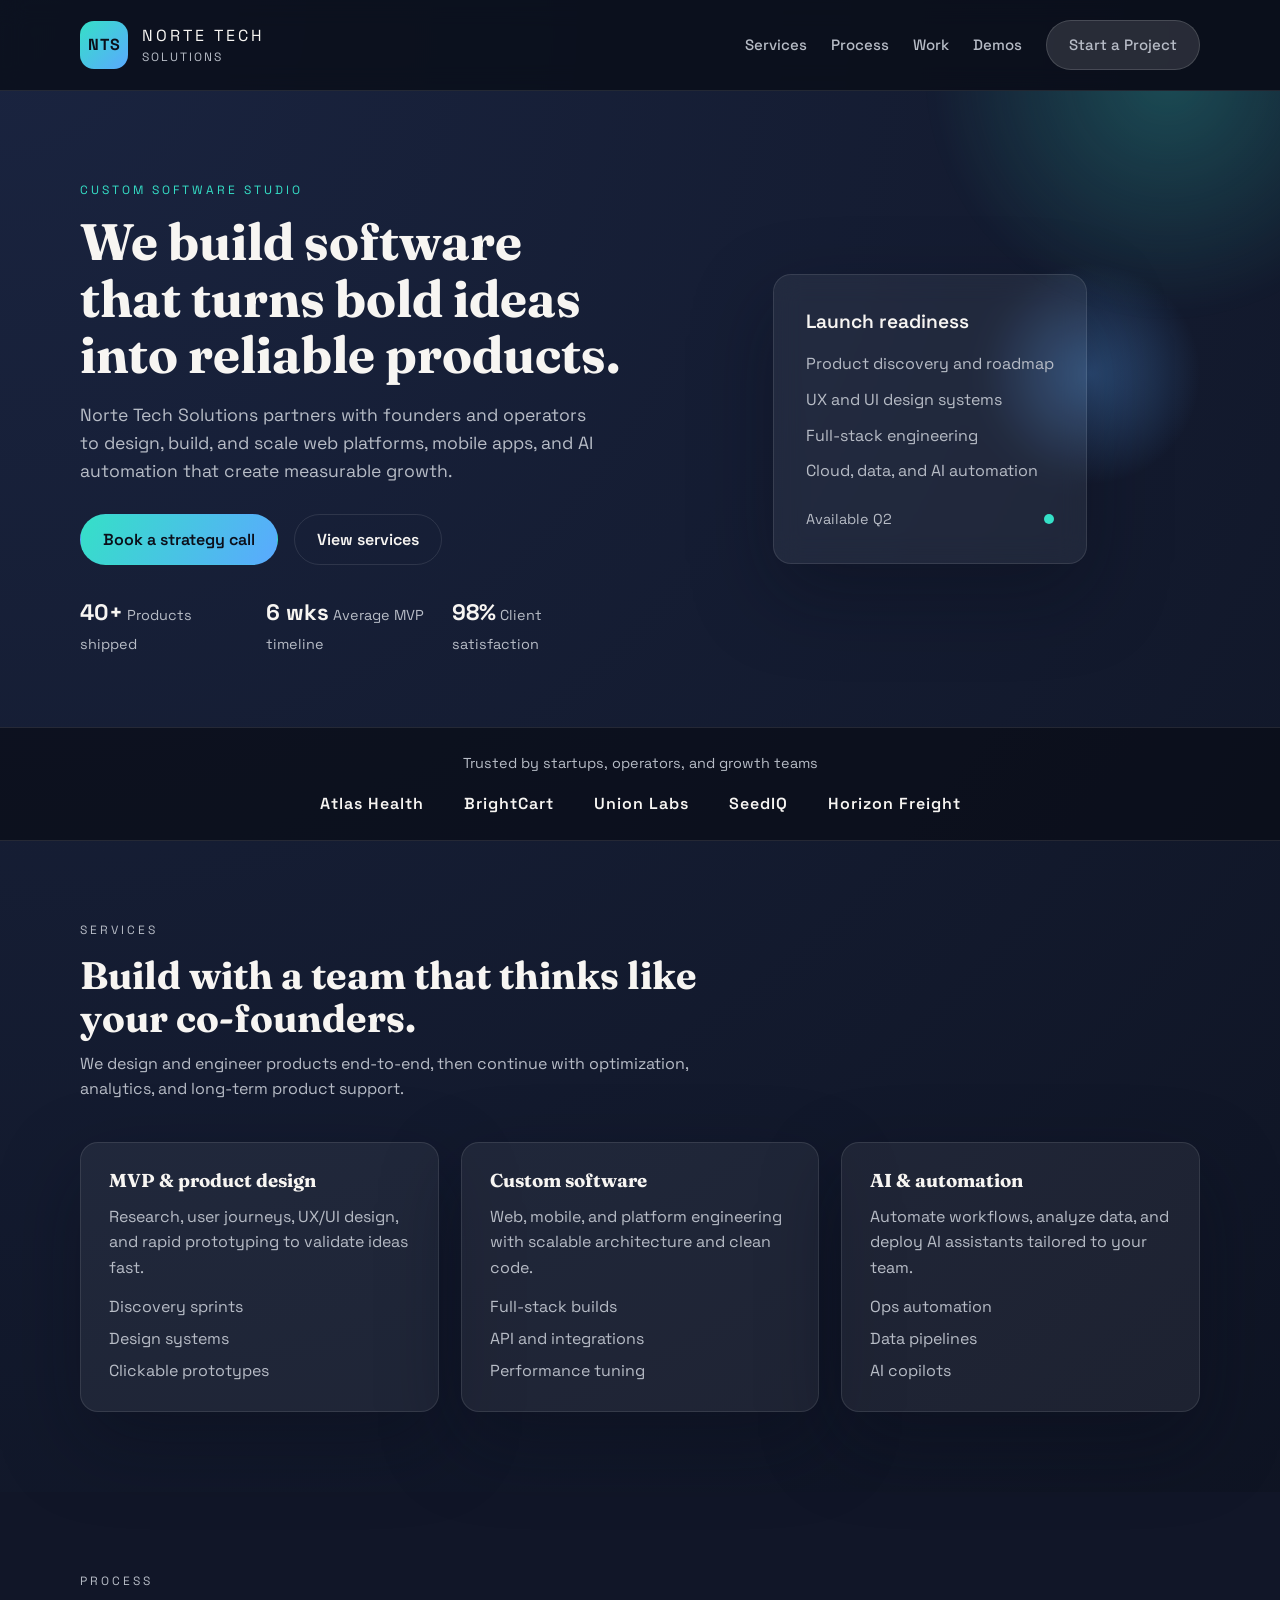
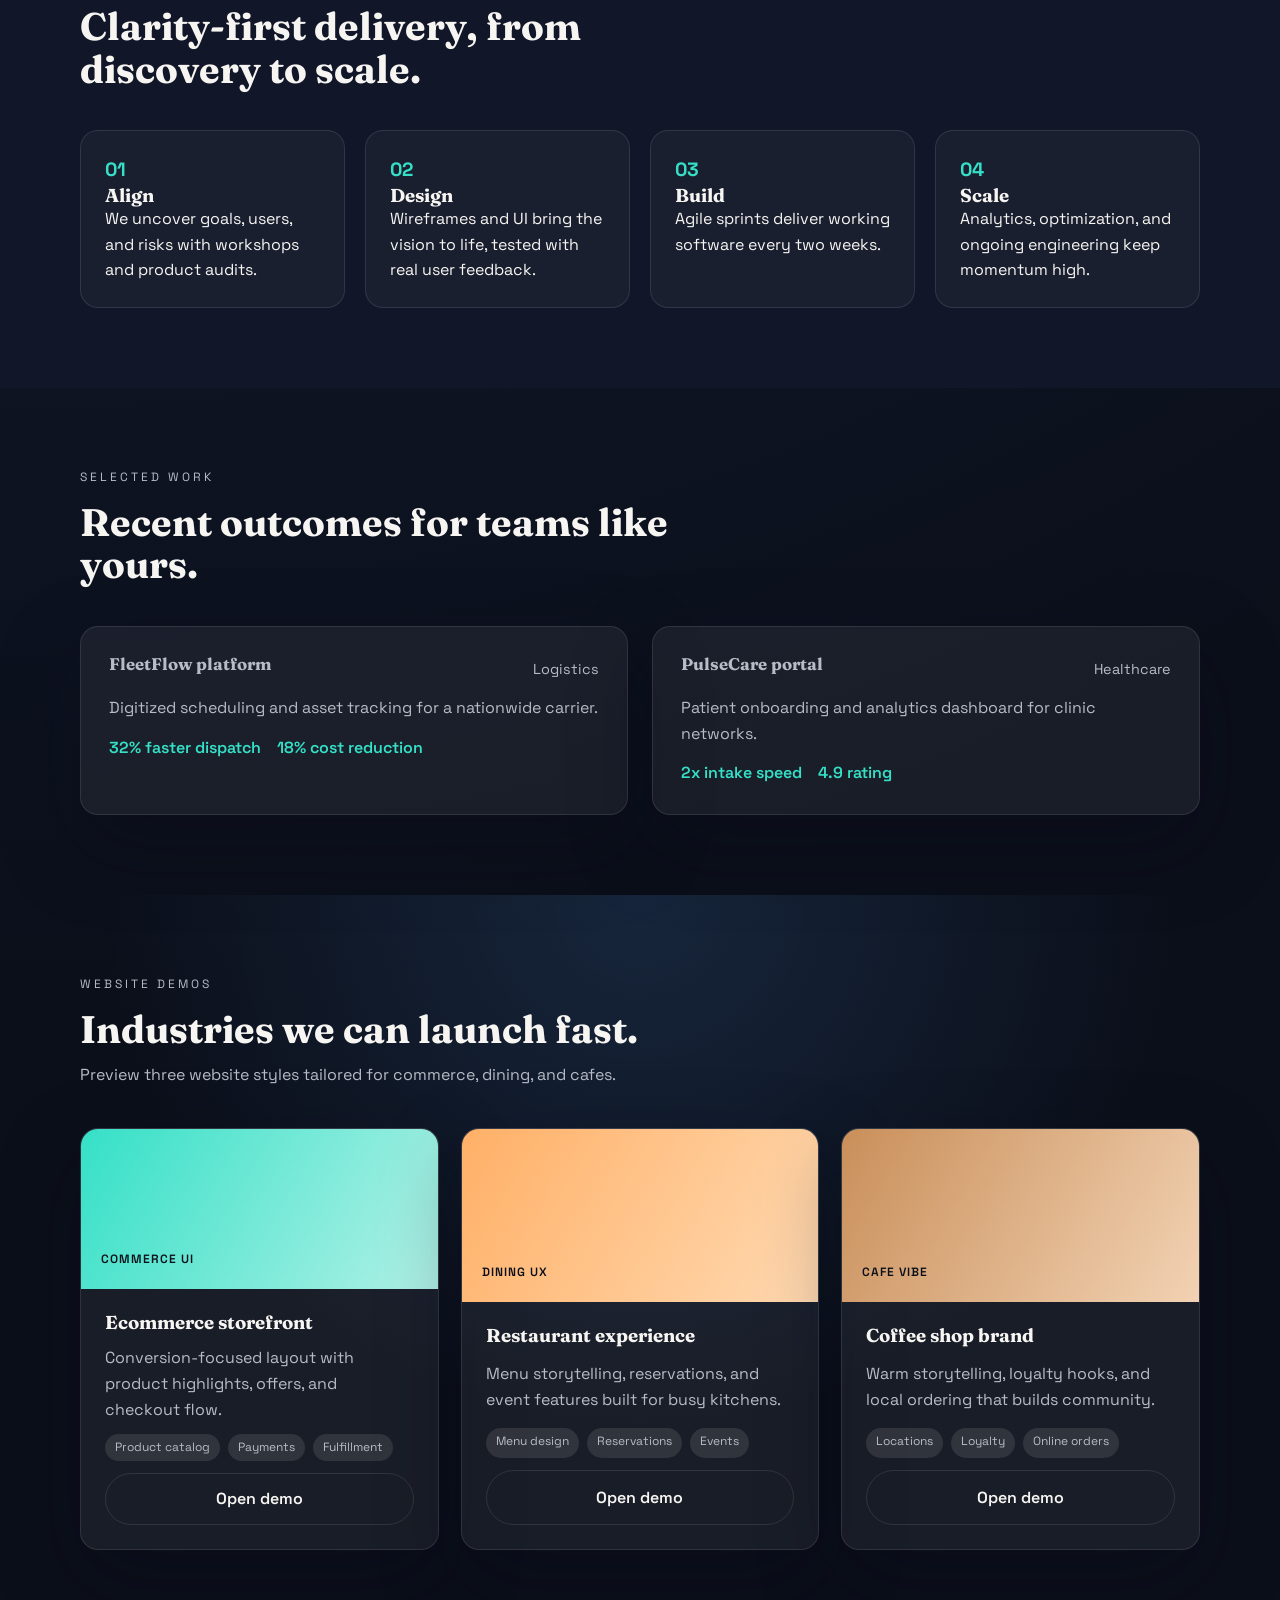
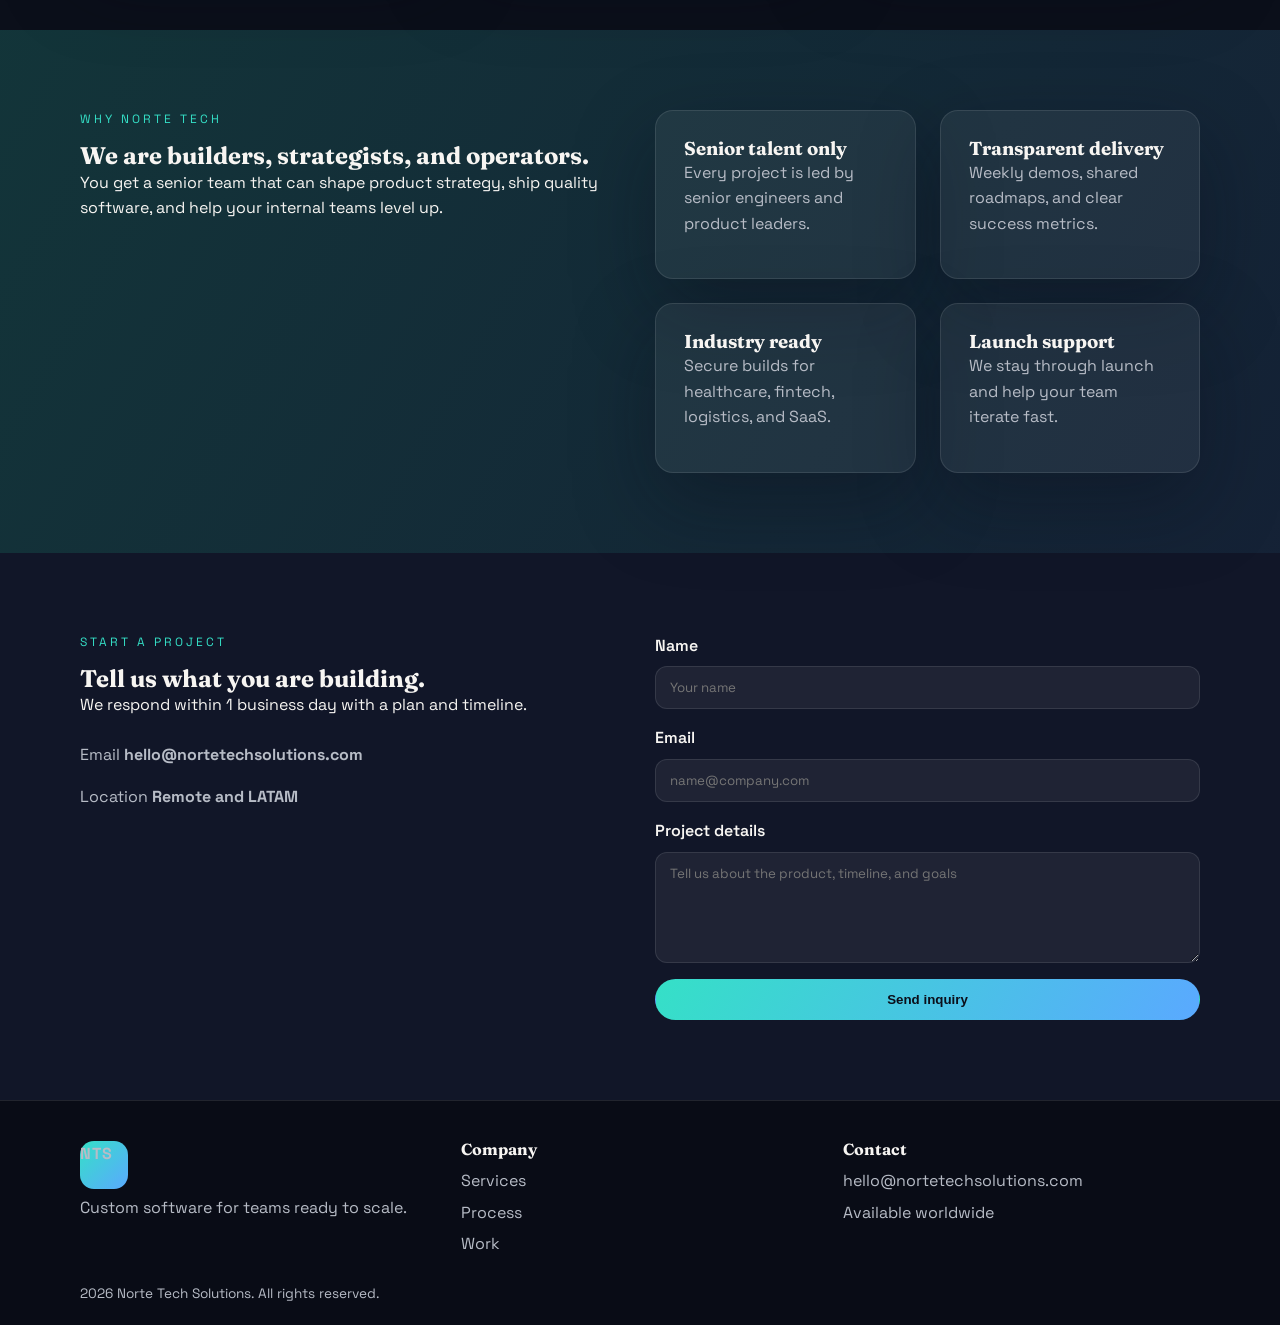
<file: index.html>
<!doctype html>
<html lang="en">
  <head>
    <meta charset="utf-8" />
    <meta name="viewport" content="width=device-width, initial-scale=1" />
    <title>Norte Tech Solutions | Software Built For Growth</title>
    <meta name="description" content="Norte Tech Solutions builds custom software, web apps, and AI automation for growing businesses." />
    <link rel="preconnect" href="https://fonts.googleapis.com" />
    <link rel="preconnect" href="https://fonts.gstatic.com" crossorigin />
    <link href="https://fonts.googleapis.com/css2?family=Space+Grotesk:wght@400;500;600;700&family=Fraunces:opsz,wght@9..144,500;600;700&display=swap" rel="stylesheet" />
    <link rel="stylesheet" href="styles.css" />
  </head>
  <body>
    <header class="site-header">
      <div class="container nav">
        <a class="brand" href="#top" aria-label="Norte Tech Solutions">
          <span class="brand-mark">NTS</span>
          <span class="brand-text">
            <span class="brand-name">Norte Tech</span>
            <span class="brand-sub">Solutions</span>
          </span>
        </a>
        <nav class="nav-links" aria-label="Primary">
          <a href="#services">Services</a>
          <a href="#process">Process</a>
          <a href="#work">Work</a>
          <a href="#demos">Demos</a>
          <a href="#contact" class="btn btn-light">Start a Project</a>
        </nav>
        <button class="nav-toggle" aria-label="Open menu">
          <span></span><span></span><span></span>
        </button>
      </div>
    </header>

    <main id="top">
      <section class="hero">
        <div class="container hero-grid">
          <div class="hero-copy">
            <p class="eyebrow">Custom software studio</p>
            <h1>We build software that turns bold ideas into reliable products.</h1>
            <p class="lead">
              Norte Tech Solutions partners with founders and operators to design, build, and scale
              web platforms, mobile apps, and AI automation that create measurable growth.
            </p>
            <div class="hero-actions">
              <a class="btn btn-primary" href="#contact">Book a strategy call</a>
              <a class="btn btn-ghost" href="#services">View services</a>
            </div>
            <div class="hero-stats">
              <div>
                <span class="stat">40+</span>
                <span class="stat-label">Products shipped</span>
              </div>
              <div>
                <span class="stat">6 wks</span>
                <span class="stat-label">Average MVP timeline</span>
              </div>
              <div>
                <span class="stat">98%</span>
                <span class="stat-label">Client satisfaction</span>
              </div>
            </div>
          </div>
          <div class="hero-card">
            <div class="card">
              <p class="card-title">Launch readiness</p>
              <ul>
                <li>Product discovery and roadmap</li>
                <li>UX and UI design systems</li>
                <li>Full-stack engineering</li>
                <li>Cloud, data, and AI automation</li>
              </ul>
              <div class="card-footer">
                <span>Available Q2</span>
                <span class="pulse"></span>
              </div>
            </div>
            <div class="orb"></div>
          </div>
        </div>
      </section>

      <section class="logo-strip">
        <div class="container">
          <p>Trusted by startups, operators, and growth teams</p>
          <div class="logos">
            <span>Atlas Health</span>
            <span>BrightCart</span>
            <span>Union Labs</span>
            <span>SeedIQ</span>
            <span>Horizon Freight</span>
          </div>
        </div>
      </section>

      <section id="services" class="section">
        <div class="container">
          <div class="section-head">
            <p class="eyebrow">Services</p>
            <h2>Build with a team that thinks like your co-founders.</h2>
            <p>
              We design and engineer products end-to-end, then continue with optimization, analytics,
              and long-term product support.
            </p>
          </div>
          <div class="grid-3">
            <article class="service-card">
              <h3>MVP & product design</h3>
              <p>Research, user journeys, UX/UI design, and rapid prototyping to validate ideas fast.</p>
              <ul>
                <li>Discovery sprints</li>
                <li>Design systems</li>
                <li>Clickable prototypes</li>
              </ul>
            </article>
            <article class="service-card">
              <h3>Custom software</h3>
              <p>Web, mobile, and platform engineering with scalable architecture and clean code.</p>
              <ul>
                <li>Full-stack builds</li>
                <li>API and integrations</li>
                <li>Performance tuning</li>
              </ul>
            </article>
            <article class="service-card">
              <h3>AI & automation</h3>
              <p>Automate workflows, analyze data, and deploy AI assistants tailored to your team.</p>
              <ul>
                <li>Ops automation</li>
                <li>Data pipelines</li>
                <li>AI copilots</li>
              </ul>
            </article>
          </div>
        </div>
      </section>

      <section id="process" class="section alt">
        <div class="container">
          <div class="section-head">
            <p class="eyebrow">Process</p>
            <h2>Clarity-first delivery, from discovery to scale.</h2>
          </div>
          <div class="timeline">
            <div class="step">
              <span class="step-num">01</span>
              <h3>Align</h3>
              <p>We uncover goals, users, and risks with workshops and product audits.</p>
            </div>
            <div class="step">
              <span class="step-num">02</span>
              <h3>Design</h3>
              <p>Wireframes and UI bring the vision to life, tested with real user feedback.</p>
            </div>
            <div class="step">
              <span class="step-num">03</span>
              <h3>Build</h3>
              <p>Agile sprints deliver working software every two weeks.</p>
            </div>
            <div class="step">
              <span class="step-num">04</span>
              <h3>Scale</h3>
              <p>Analytics, optimization, and ongoing engineering keep momentum high.</p>
            </div>
          </div>
        </div>
      </section>

      <section id="work" class="section">
        <div class="container">
          <div class="section-head">
            <p class="eyebrow">Selected work</p>
            <h2>Recent outcomes for teams like yours.</h2>
          </div>
          <div class="grid-2">
            <article class="case-card">
              <div class="case-header">
                <h3>FleetFlow platform</h3>
                <span>Logistics</span>
              </div>
              <p>Digitized scheduling and asset tracking for a nationwide carrier.</p>
              <div class="case-metrics">
                <span>32% faster dispatch</span>
                <span>18% cost reduction</span>
              </div>
            </article>
            <article class="case-card">
              <div class="case-header">
                <h3>PulseCare portal</h3>
                <span>Healthcare</span>
              </div>
              <p>Patient onboarding and analytics dashboard for clinic networks.</p>
              <div class="case-metrics">
                <span>2x intake speed</span>
                <span>4.9 rating</span>
              </div>
            </article>
          </div>
        </div>
      </section>

      <section id="demos" class="section demos">
        <div class="container">
          <div class="section-head">
            <p class="eyebrow">Website demos</p>
            <h2>Industries we can launch fast.</h2>
            <p>Preview three website styles tailored for commerce, dining, and cafes.</p>
          </div>
          <div class="grid-3">
            <article class="demo-card">
              <a class="demo-preview demo-ecom" href="ecommerce-demo.html">
                <span>Commerce UI</span>
              </a>
              <div class="demo-body">
                <h3><a class="demo-title" href="ecommerce-demo.html">Ecommerce storefront</a></h3>
                <p>Conversion-focused layout with product highlights, offers, and checkout flow.</p>
                <div class="demo-tags">
                  <span>Product catalog</span>
                  <span>Payments</span>
                  <span>Fulfillment</span>
                </div>
                <a class="btn btn-ghost" href="ecommerce-demo.html">Open demo</a>
              </div>
            </article>
            <article class="demo-card">
              <a class="demo-preview demo-restaurant" href="restaurant-demo.html">
                <span>Dining UX</span>
              </a>
              <div class="demo-body">
                <h3><a class="demo-title" href="restaurant-demo.html">Restaurant experience</a></h3>
                <p>Menu storytelling, reservations, and event features built for busy kitchens.</p>
                <div class="demo-tags">
                  <span>Menu design</span>
                  <span>Reservations</span>
                  <span>Events</span>
                </div>
                <a class="btn btn-ghost" href="restaurant-demo.html">Open demo</a>
              </div>
            </article>
            <article class="demo-card">
              <a class="demo-preview demo-coffee" href="coffee-demo.html">
                <span>Cafe vibe</span>
              </a>
              <div class="demo-body">
                <h3><a class="demo-title" href="coffee-demo.html">Coffee shop brand</a></h3>
                <p>Warm storytelling, loyalty hooks, and local ordering that builds community.</p>
                <div class="demo-tags">
                  <span>Locations</span>
                  <span>Loyalty</span>
                  <span>Online orders</span>
                </div>
                <a class="btn btn-ghost" href="coffee-demo.html">Open demo</a>
              </div>
            </article>
          </div>
        </div>
      </section>

      <section class="section highlight">
        <div class="container highlight-grid">
          <div>
            <p class="eyebrow">Why Norte Tech</p>
            <h2>We are builders, strategists, and operators.</h2>
            <p>
              You get a senior team that can shape product strategy, ship quality software,
              and help your internal teams level up.
            </p>
          </div>
          <div class="grid-2">
            <div class="highlight-card">
              <h3>Senior talent only</h3>
              <p>Every project is led by senior engineers and product leaders.</p>
            </div>
            <div class="highlight-card">
              <h3>Transparent delivery</h3>
              <p>Weekly demos, shared roadmaps, and clear success metrics.</p>
            </div>
            <div class="highlight-card">
              <h3>Industry ready</h3>
              <p>Secure builds for healthcare, fintech, logistics, and SaaS.</p>
            </div>
            <div class="highlight-card">
              <h3>Launch support</h3>
              <p>We stay through launch and help your team iterate fast.</p>
            </div>
          </div>
        </div>
      </section>

      <section id="contact" class="section contact">
        <div class="container contact-grid">
          <div>
            <p class="eyebrow">Start a project</p>
            <h2>Tell us what you are building.</h2>
            <p>We respond within 1 business day with a plan and timeline.</p>
            <div class="contact-details">
              <div>
                <span>Email</span>
                <strong>hello@nortetechsolutions.com</strong>
              </div>
              <div>
                <span>Location</span>
                <strong>Remote and LATAM</strong>
              </div>
            </div>
          </div>
          <form class="contact-form">
            <label>
              Name
              <input type="text" name="name" placeholder="Your name" />
            </label>
            <label>
              Email
              <input type="email" name="email" placeholder="name@company.com" />
            </label>
            <label>
              Project details
              <textarea name="details" rows="5" placeholder="Tell us about the product, timeline, and goals"></textarea>
            </label>
            <button type="submit" class="btn btn-primary">Send inquiry</button>
          </form>
        </div>
      </section>
    </main>

    <footer class="site-footer">
      <div class="container footer-grid">
        <div>
          <span class="brand-mark">NTS</span>
          <p>Custom software for teams ready to scale.</p>
        </div>
        <div>
          <h4>Company</h4>
          <a href="#services">Services</a>
          <a href="#process">Process</a>
          <a href="#work">Work</a>
        </div>
        <div>
          <h4>Contact</h4>
          <a href="mailto:hello@nortetechsolutions.com">hello@nortetechsolutions.com</a>
          <span>Available worldwide</span>
        </div>
      </div>
      <div class="container footer-bottom">
        <span>2026 Norte Tech Solutions. All rights reserved.</span>
      </div>
    </footer>
  </body>
</html>
</file>
<file: styles.css>
:root {
  color-scheme: light;
  --bg: #0b0f1a;
  --bg-alt: #111628;
  --ink: #f7f5f2;
  --muted: #b7bcc6;
  --accent: #35e0c7;
  --accent-2: #5aa9ff;
  --line: rgba(255, 255, 255, 0.1);
  --card: rgba(255, 255, 255, 0.06);
  --shadow: 0 30px 80px rgba(10, 12, 24, 0.35);
  --radius: 18px;
}

* {
  box-sizing: border-box;
  margin: 0;
  padding: 0;
}

body {
  font-family: "Space Grotesk", system-ui, sans-serif;
  background: radial-gradient(circle at top left, #1a2440, #0b0f1a 55%);
  color: var(--ink);
  line-height: 1.6;
}

h1, h2, h3, h4 {
  font-family: "Fraunces", "Space Grotesk", serif;
  line-height: 1.1;
}

a {
  color: inherit;
  text-decoration: none;
}

.container {
  width: min(1120px, 90vw);
  margin: 0 auto;
}

.site-header {
  position: sticky;
  top: 0;
  z-index: 10;
  backdrop-filter: blur(12px);
  background: rgba(9, 12, 22, 0.75);
  border-bottom: 1px solid var(--line);
}

.nav {
  display: flex;
  align-items: center;
  justify-content: space-between;
  padding: 20px 0;
}

.brand {
  display: flex;
  align-items: center;
  gap: 14px;
}

.brand-mark {
  width: 48px;
  height: 48px;
  border-radius: 14px;
  display: grid;
  place-items: center;
  background: linear-gradient(135deg, #35e0c7, #5aa9ff);
  color: #0b0f1a;
  font-weight: 700;
  letter-spacing: 1px;
}

.brand-text {
  display: flex;
  flex-direction: column;
  text-transform: uppercase;
  font-size: 12px;
  letter-spacing: 2px;
}

.brand-name {
  font-size: 16px;
  letter-spacing: 3px;
}

.brand-sub {
  color: var(--muted);
}

.nav-links {
  display: flex;
  align-items: center;
  gap: 24px;
}

.nav-links a {
  font-weight: 500;
  font-size: 15px;
  color: var(--muted);
}

.nav-links a:hover {
  color: var(--ink);
}

.nav-toggle {
  display: none;
  background: transparent;
  border: none;
}

.nav-toggle span {
  display: block;
  width: 26px;
  height: 2px;
  background: var(--ink);
  margin: 5px 0;
}

.hero {
  padding: 90px 0 70px;
  position: relative;
  overflow: hidden;
}

.hero::after {
  content: "";
  position: absolute;
  inset: -40% -10% auto auto;
  width: 480px;
  height: 480px;
  background: radial-gradient(circle, rgba(53, 224, 199, 0.25), transparent 70%);
  filter: blur(10px);
}

.hero-grid {
  display: grid;
  grid-template-columns: repeat(auto-fit, minmax(280px, 1fr));
  gap: 40px;
  align-items: center;
}

.eyebrow {
  text-transform: uppercase;
  letter-spacing: 3px;
  font-size: 12px;
  color: var(--accent);
  margin-bottom: 14px;
}

.hero-copy h1 {
  font-size: clamp(2.6rem, 4vw, 4rem);
  margin-bottom: 18px;
}

.lead {
  font-size: 1.1rem;
  color: var(--muted);
  max-width: 520px;
}

.hero-actions {
  margin: 28px 0 30px;
  display: flex;
  gap: 16px;
  flex-wrap: wrap;
}

.btn {
  display: inline-flex;
  align-items: center;
  justify-content: center;
  padding: 12px 22px;
  border-radius: 999px;
  border: 1px solid transparent;
  font-weight: 600;
  transition: transform 0.2s ease, box-shadow 0.2s ease;
}

.btn:hover {
  transform: translateY(-2px);
  box-shadow: 0 12px 30px rgba(10, 20, 40, 0.35);
}

.btn-primary {
  background: linear-gradient(120deg, var(--accent), var(--accent-2));
  color: #0b0f1a;
}

.btn-ghost {
  border-color: var(--line);
  color: var(--ink);
}

.btn-light {
  background: rgba(255, 255, 255, 0.12);
  border-color: rgba(255, 255, 255, 0.15);
}

.hero-stats {
  display: grid;
  grid-template-columns: repeat(auto-fit, minmax(140px, 1fr));
  gap: 18px;
  margin-top: 20px;
}

.stat {
  font-size: 1.4rem;
  font-weight: 700;
}

.stat-label {
  color: var(--muted);
  font-size: 0.9rem;
}

.hero-card {
  position: relative;
  display: grid;
  place-items: center;
}

.card {
  background: var(--card);
  border-radius: var(--radius);
  padding: 32px;
  border: 1px solid var(--line);
  box-shadow: var(--shadow);
  backdrop-filter: blur(14px);
  animation: float 7s ease-in-out infinite;
}

.card-title {
  font-weight: 600;
  margin-bottom: 14px;
  font-size: 1.2rem;
}

.card ul {
  list-style: none;
  display: grid;
  gap: 10px;
  color: var(--muted);
}

.card-footer {
  display: flex;
  align-items: center;
  justify-content: space-between;
  margin-top: 24px;
  font-size: 0.9rem;
  color: var(--muted);
}

.pulse {
  width: 10px;
  height: 10px;
  border-radius: 50%;
  background: var(--accent);
  box-shadow: 0 0 0 0 rgba(53, 224, 199, 0.6);
  animation: pulse 2s infinite;
}

.orb {
  position: absolute;
  width: 260px;
  height: 260px;
  border-radius: 50%;
  background: radial-gradient(circle, rgba(90, 169, 255, 0.35), transparent 60%);
  top: -30px;
  right: -20px;
  z-index: -1;
}

.logo-strip {
  border-top: 1px solid var(--line);
  border-bottom: 1px solid var(--line);
  padding: 24px 0;
  background: rgba(9, 12, 22, 0.7);
}

.logo-strip p {
  text-align: center;
  color: var(--muted);
  font-size: 0.9rem;
}

.logos {
  display: flex;
  flex-wrap: wrap;
  justify-content: center;
  gap: 20px 40px;
  margin-top: 16px;
  font-weight: 600;
  letter-spacing: 1px;
}

.section {
  padding: 80px 0;
}

.section.alt {
  background: var(--bg-alt);
}

.section.highlight {
  background: linear-gradient(120deg, rgba(53, 224, 199, 0.18), rgba(90, 169, 255, 0.12));
}

.section-head {
  max-width: 640px;
  margin-bottom: 40px;
}

.section-head h2 {
  font-size: clamp(2rem, 3vw, 2.8rem);
  margin-bottom: 12px;
}

.section-head p {
  color: var(--muted);
}

.grid-3 {
  display: grid;
  gap: 22px;
  grid-template-columns: repeat(auto-fit, minmax(220px, 1fr));
}

.grid-2 {
  display: grid;
  gap: 24px;
  grid-template-columns: repeat(auto-fit, minmax(240px, 1fr));
}

.service-card,
.case-card,
.highlight-card {
  background: var(--card);
  border: 1px solid var(--line);
  padding: 28px;
  border-radius: var(--radius);
  box-shadow: var(--shadow);
}

.service-card h3,
.case-card h3 {
  margin-bottom: 12px;
}

.service-card p,
.case-card p,
.highlight-card p {
  color: var(--muted);
  margin-bottom: 14px;
}

.service-card ul {
  list-style: none;
  color: var(--muted);
  display: grid;
  gap: 6px;
}

.timeline {
  display: grid;
  gap: 20px;
  grid-template-columns: repeat(auto-fit, minmax(220px, 1fr));
}

.step {
  padding: 24px;
  border-radius: var(--radius);
  background: rgba(255, 255, 255, 0.04);
  border: 1px solid var(--line);
}

.step-num {
  font-size: 1.2rem;
  font-weight: 700;
  color: var(--accent);
}

.case-header {
  display: flex;
  justify-content: space-between;
  align-items: center;
  font-size: 0.9rem;
  color: var(--muted);
  margin-bottom: 10px;
}

.case-metrics {
  display: flex;
  gap: 16px;
  flex-wrap: wrap;
  color: var(--accent);
  font-weight: 600;
}

.demos {
  background: radial-gradient(circle at top, rgba(90, 169, 255, 0.15), transparent 55%);
}

.demo-card {
  background: var(--card);
  border: 1px solid var(--line);
  border-radius: var(--radius);
  overflow: hidden;
  box-shadow: var(--shadow);
  display: grid;
}

.demo-preview {
  min-height: 160px;
  display: grid;
  align-items: end;
  padding: 20px;
  font-weight: 600;
  letter-spacing: 1px;
  text-transform: uppercase;
  font-size: 12px;
  color: #0b0f1a;
  text-decoration: none;
}

.demo-ecom {
  background: linear-gradient(120deg, #35e0c7, #b1f1e6);
}

.demo-restaurant {
  background: linear-gradient(120deg, #ffb067, #ffd9b1);
}

.demo-coffee {
  background: linear-gradient(120deg, #c98f5a, #f2d2b3);
}

.demo-body {
  padding: 24px;
  display: grid;
  gap: 12px;
}

.demo-title {
  color: var(--ink);
  text-decoration: none;
}

.demo-title:hover {
  color: var(--accent);
}

.demo-body p {
  color: var(--muted);
}

.demo-tags {
  display: flex;
  flex-wrap: wrap;
  gap: 8px;
}

.demo-tags span {
  padding: 4px 10px;
  border-radius: 999px;
  background: rgba(255, 255, 255, 0.1);
  font-size: 12px;
  color: var(--muted);
}

.pill-row {
  display: flex;
  flex-wrap: wrap;
  gap: 10px;
  margin-bottom: 24px;
}

.pill {
  padding: 6px 14px;
  border-radius: 999px;
  border: 1px solid var(--line);
  color: var(--muted);
  font-size: 12px;
  text-transform: uppercase;
  letter-spacing: 1px;
}

.product-grid {
  display: grid;
  gap: 22px;
  grid-template-columns: repeat(auto-fit, minmax(220px, 1fr));
}

.product-card {
  background: var(--card);
  border: 1px solid var(--line);
  border-radius: var(--radius);
  overflow: hidden;
  box-shadow: var(--shadow);
  display: grid;
}

.media-card {
  min-height: 160px;
  border-bottom: 1px solid var(--line);
}

.media-ecom-1 { background: linear-gradient(135deg, #67d4c3, #173646); }
.media-ecom-2 { background: linear-gradient(135deg, #ffb067, #4b2f2f); }
.media-ecom-3 { background: linear-gradient(135deg, #5aa9ff, #1a2140); }
.media-ecom-4 { background: linear-gradient(135deg, #f0c38d, #3d2b2b); }
.media-ecom-5 { background: linear-gradient(135deg, #b7c6ff, #26203a); }
.media-ecom-6 { background: linear-gradient(135deg, #7ee0b3, #1f3d2f); }

.media-restaurant { background: linear-gradient(135deg, #ffb067, #3b1f1f); min-height: 260px; border-radius: var(--radius); border: 1px solid var(--line); }

.media-coffee-1 { background: linear-gradient(135deg, #c98f5a, #3b2417); }
.media-coffee-2 { background: linear-gradient(135deg, #f2d2b3, #4a2d1f); }
.media-coffee-3 { background: linear-gradient(135deg, #e7b67a, #362014); }
.media-coffee-4 { background: linear-gradient(135deg, #e8c09a, #2f1d14); min-height: 260px; border-radius: var(--radius); border: 1px solid var(--line); }
.media-coffee-5 { background: linear-gradient(135deg, #d8b08c, #3a251b); }
.media-coffee-6 { background: linear-gradient(135deg, #b57b4a, #2a1a12); }
.media-coffee-7 { background: linear-gradient(135deg, #f2d2b3, #3b2417); }

.product-body {
  padding: 20px 22px 24px;
  display: grid;
  gap: 8px;
}

.product-body p {
  color: var(--muted);
}

.price-row {
  display: flex;
  align-items: center;
  justify-content: space-between;
  gap: 10px;
}

.price {
  font-weight: 700;
  font-size: 1.1rem;
}

.badge {
  font-size: 12px;
  padding: 4px 10px;
  border-radius: 999px;
  background: rgba(255, 255, 255, 0.1);
  color: var(--muted);
}

.review-grid {
  display: grid;
  gap: 20px;
  grid-template-columns: repeat(auto-fit, minmax(220px, 1fr));
}

.review-card {
  background: var(--card);
  border: 1px solid var(--line);
  border-radius: var(--radius);
  padding: 24px;
  display: grid;
  gap: 16px;
}

.review-meta {
  display: flex;
  justify-content: space-between;
  color: var(--muted);
  font-size: 0.9rem;
}

.cta-band {
  background: linear-gradient(120deg, rgba(53, 224, 199, 0.2), rgba(90, 169, 255, 0.15));
  border: 1px solid var(--line);
  border-radius: var(--radius);
  padding: 32px;
  display: flex;
  align-items: center;
  justify-content: space-between;
  gap: 24px;
  flex-wrap: wrap;
}

.menu-grid {
  display: grid;
  gap: 18px;
  grid-template-columns: repeat(auto-fit, minmax(240px, 1fr));
}

.menu-item {
  background: var(--card);
  border: 1px solid var(--line);
  border-radius: 14px;
  padding: 18px 20px;
  display: flex;
  justify-content: space-between;
  gap: 16px;
}

.menu-item h4 {
  margin-bottom: 6px;
}

.menu-item p {
  color: var(--muted);
  font-size: 0.95rem;
}

.split {
  display: grid;
  gap: 24px;
  grid-template-columns: repeat(auto-fit, minmax(240px, 1fr));
  align-items: center;
}

.panel {
  background: var(--card);
  border: 1px solid var(--line);
  border-radius: var(--radius);
  padding: 24px;
  display: grid;
  gap: 14px;
}

.panel-list {
  list-style: none;
  color: var(--muted);
  display: grid;
  gap: 8px;
}

.form-grid {
  display: grid;
  gap: 16px;
  grid-template-columns: repeat(auto-fit, minmax(160px, 1fr));
}

.highlight-grid {
  display: grid;
  gap: 30px;
  grid-template-columns: repeat(auto-fit, minmax(260px, 1fr));
}

.contact {
  background: var(--bg-alt);
}

.contact-grid {
  display: grid;
  gap: 30px;
  grid-template-columns: repeat(auto-fit, minmax(260px, 1fr));
  align-items: start;
}

.contact-details {
  margin-top: 24px;
  display: grid;
  gap: 16px;
  color: var(--muted);
}

.contact-form {
  display: grid;
  gap: 16px;
}

.contact-form label {
  display: grid;
  gap: 8px;
  font-weight: 600;
}

input,
textarea {
  background: rgba(255, 255, 255, 0.06);
  border: 1px solid var(--line);
  border-radius: 12px;
  padding: 12px 14px;
  color: var(--ink);
  font-family: inherit;
}

input:focus,
textarea:focus {
  outline: 2px solid rgba(53, 224, 199, 0.5);
  border-color: transparent;
}

.site-footer {
  padding: 40px 0 20px;
  border-top: 1px solid var(--line);
  background: rgba(9, 12, 22, 0.85);
}

.footer-grid {
  display: grid;
  gap: 24px;
  grid-template-columns: repeat(auto-fit, minmax(220px, 1fr));
}

.footer-grid h4 {
  margin-bottom: 10px;
}

.footer-grid a,
.footer-grid span,
.footer-grid p {
  color: var(--muted);
  display: block;
  margin-bottom: 6px;
}

.footer-bottom {
  margin-top: 20px;
  display: flex;
  justify-content: space-between;
  flex-wrap: wrap;
  color: var(--muted);
  font-size: 0.85rem;
}

@keyframes float {
  0%, 100% { transform: translateY(0); }
  50% { transform: translateY(-10px); }
}

@keyframes pulse {
  0% { box-shadow: 0 0 0 0 rgba(53, 224, 199, 0.6); }
  70% { box-shadow: 0 0 0 14px rgba(53, 224, 199, 0); }
  100% { box-shadow: 0 0 0 0 rgba(53, 224, 199, 0); }
}

@media (max-width: 860px) {
  .nav-links {
    display: none;
  }

  .nav-toggle {
    display: block;
  }
}

@media (max-width: 640px) {
  .hero {
    padding-top: 70px;
  }

  .brand-text {
    display: none;
  }

  .footer-bottom {
    flex-direction: column;
    gap: 10px;
  }

  .cta-band {
    padding: 24px;
  }
}
</file>
